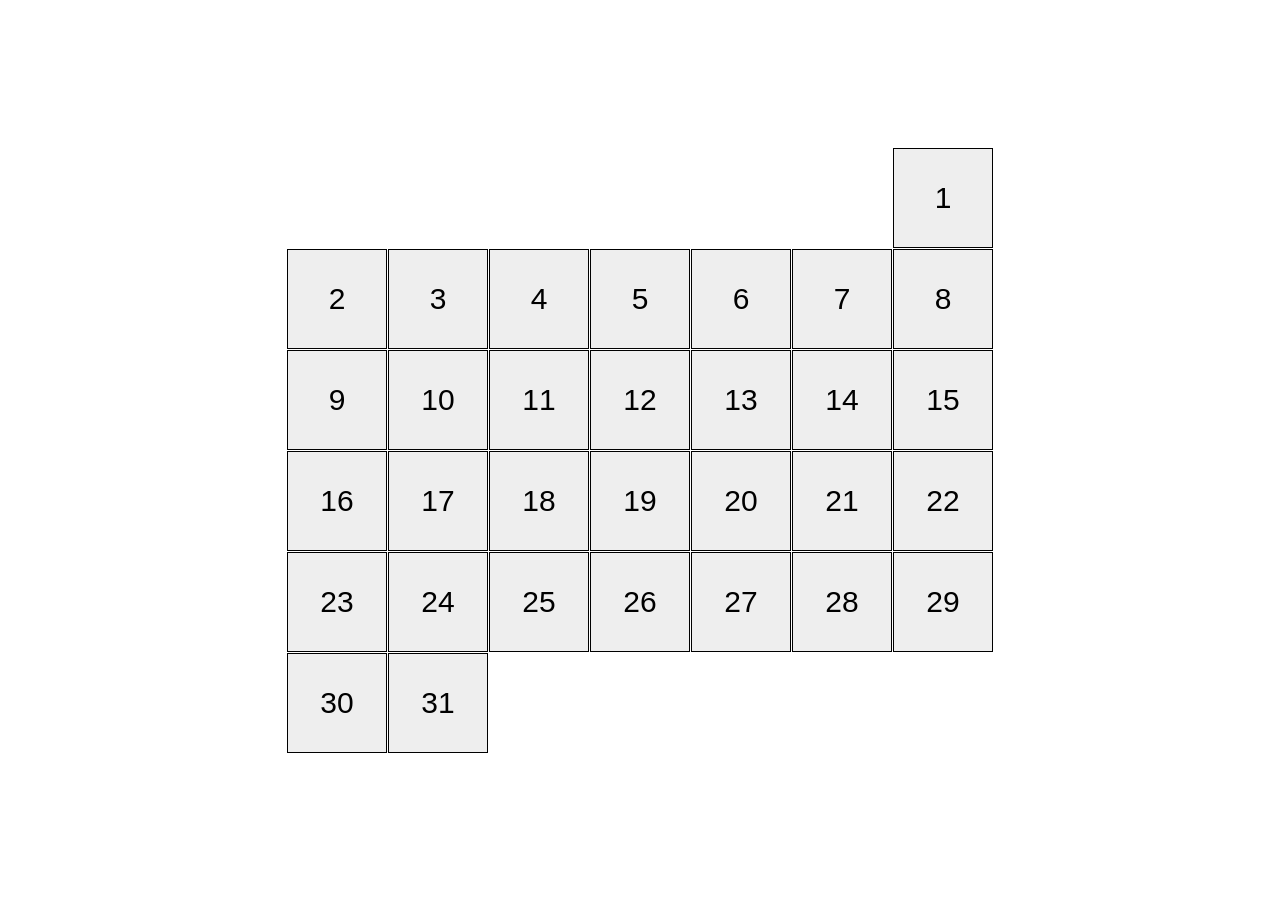
<file: index.html>
<!doctype html><html lang="en"><head><meta charset="utf-8"><meta name="viewport" content="width=device-width, initial-scale=1.0"><title>Calendar</title><link rel="stylesheet" href="index.474eeb01.css"></head><body> <!doctype html> <html lang="en"><head><meta charset="utf-8"><meta name="viewport" content="width=device-width, initial-scale=1.0"><title>Calendar</title><link rel="stylesheet" href="index.474eeb01.css"></head><body> <div class="page-wrapper"> <div class="calendar calendar--month-length-31 calendar--start-day-sun"> <div class="calendar__day"></div> <div class="calendar__day"></div> <div class="calendar__day"></div> <div class="calendar__day"></div> <div class="calendar__day"></div> <div class="calendar__day"></div> <div class="calendar__day"></div> <div class="calendar__day"></div> <div class="calendar__day"></div> <div class="calendar__day"></div> <div class="calendar__day"></div> <div class="calendar__day"></div> <div class="calendar__day"></div> <div class="calendar__day"></div> <div class="calendar__day"></div> <div class="calendar__day"></div> <div class="calendar__day"></div> <div class="calendar__day"></div> <div class="calendar__day"></div> <div class="calendar__day"></div> <div class="calendar__day"></div> <div class="calendar__day"></div> <div class="calendar__day"></div> <div class="calendar__day"></div> <div class="calendar__day"></div> <div class="calendar__day"></div> <div class="calendar__day"></div> <div class="calendar__day"></div> <div class="calendar__day"></div> <div class="calendar__day"></div> <div class="calendar__day"></div> </div> </div> </body></html> </body></html>
</file>
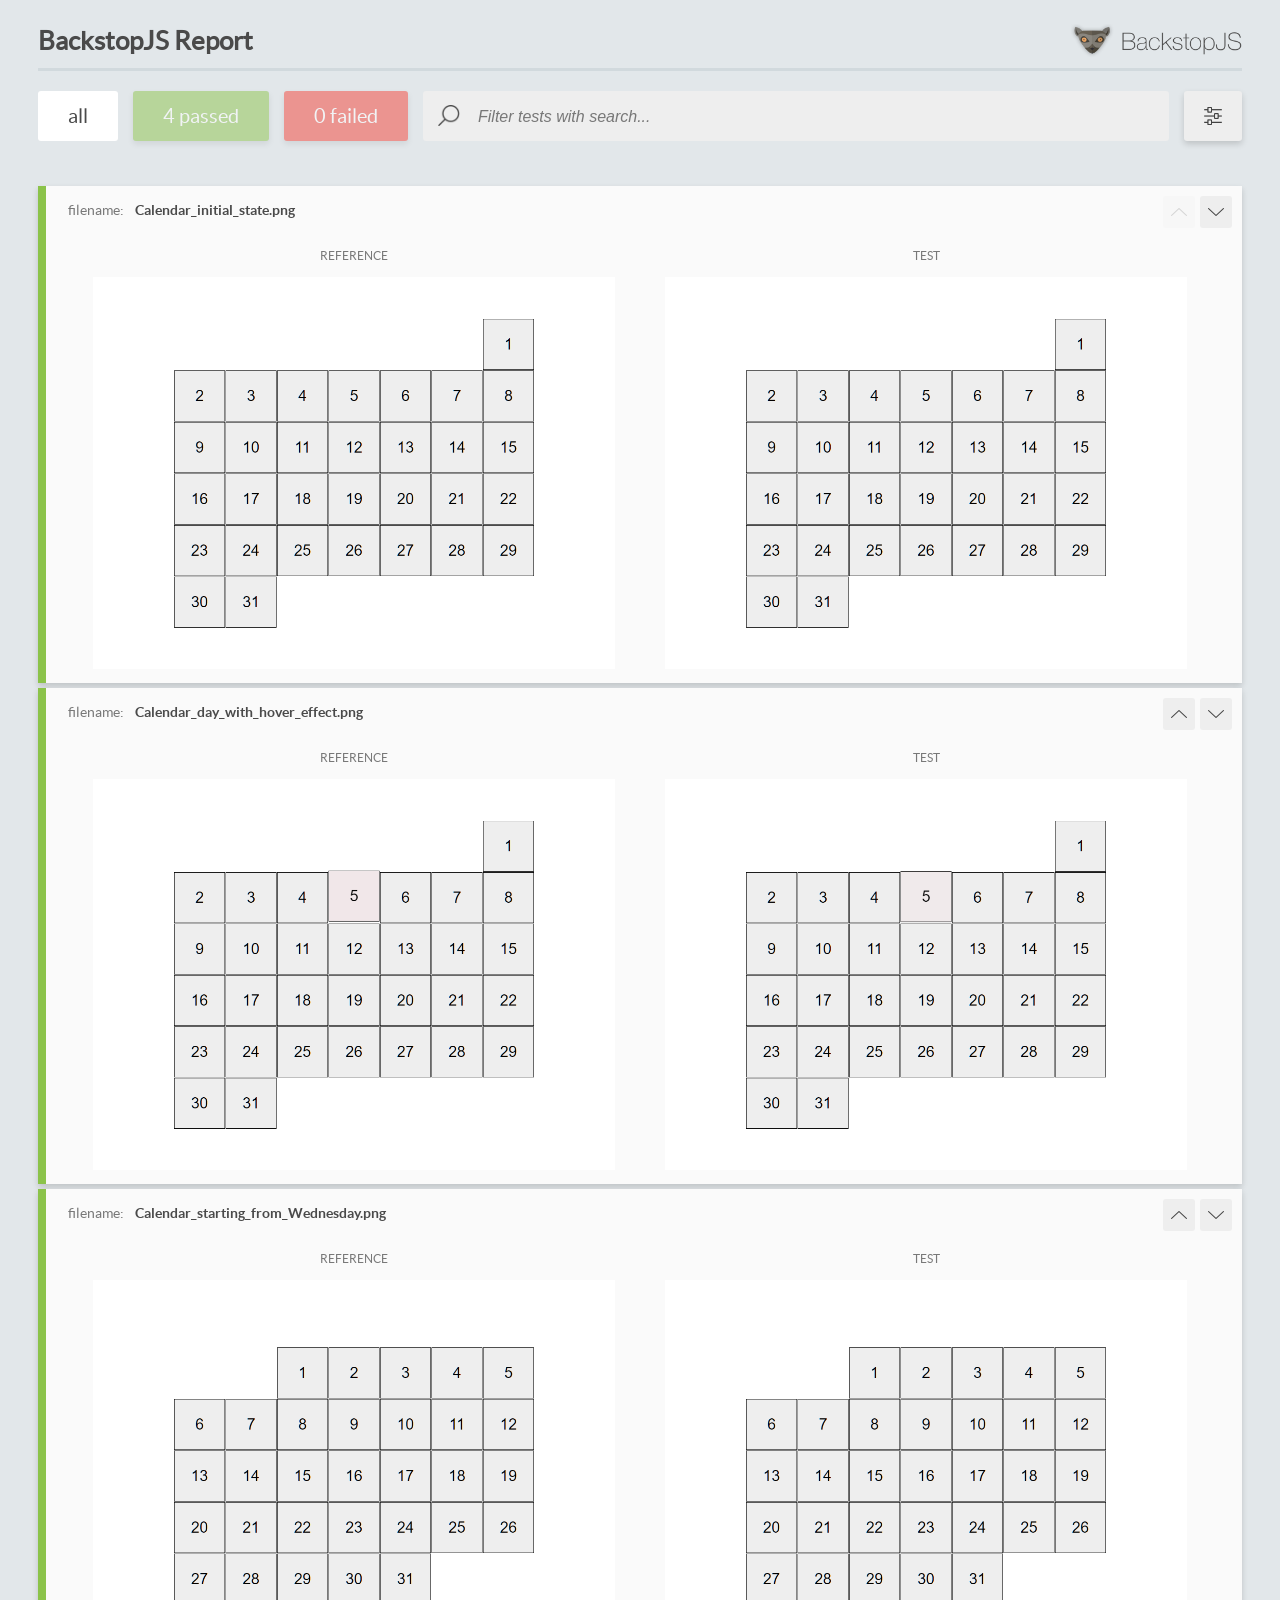
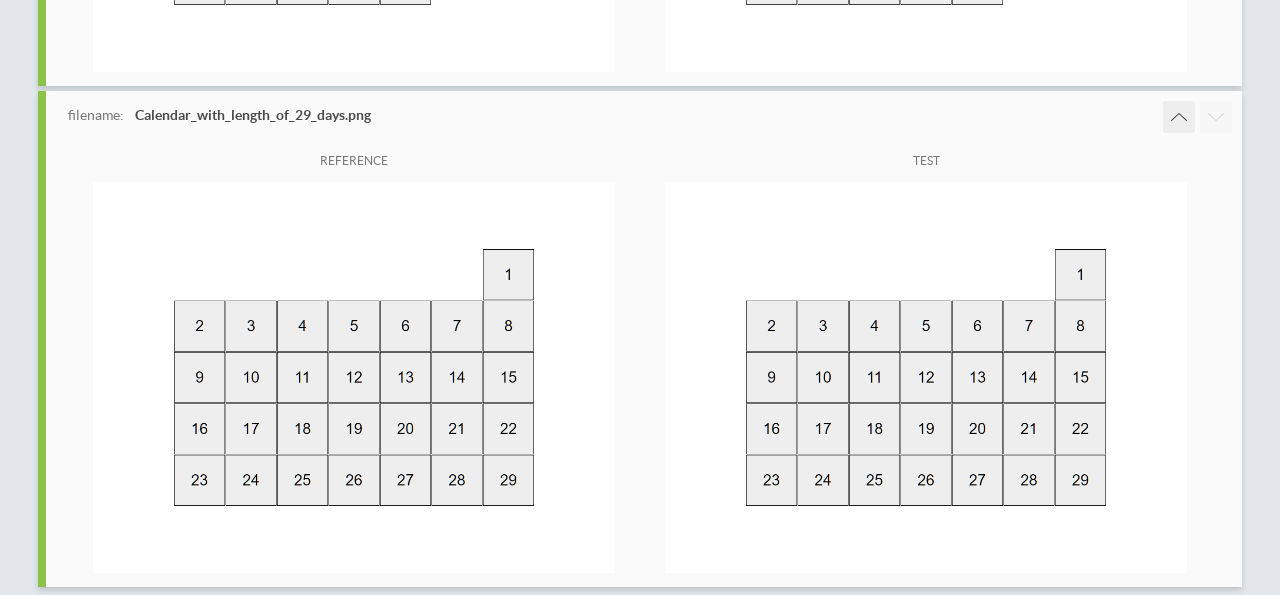
<file: report/html_report/index.html>
<!DOCTYPE html>
<html>
  <head>
    <meta charset="utf-8">
    <!-- Disable Cache -->
    <meta http-equiv="Cache-Control" content="no-cache, no-store, must-revalidate">
    <meta http-equiv="Pragma" content="no-cache">
    <meta http-equiv="Expires" content="0">

    <title>BackstopJS Report</title>

    <style>
      @font-face {
          font-family: 'latoregular';
          src: url('./assets/fonts/lato-regular-webfont.woff2') format('woff2'),
              url('./assets/fonts/lato-regular-webfont.woff') format('woff');
          font-weight: 400;
          font-style: normal;
      }
      @font-face {
          font-family: 'latobold';
          src: url('./assets/fonts/lato-bold-webfont.woff2') format('woff2'),
              url('./assets/fonts/lato-bold-webfont.woff') format('woff');
          font-weight: 700;
          font-style: normal;
      }

      .ReactModal__Body--open {
          overflow: hidden;
      }
      .ReactModal__Body--open .header {
        display: none;
      }

    </style>
  </head>
  <body style="background-color: #E2E7EA">
    <div id="root">

    </div>
    <script>
      function report (report) { // eslint-disable-line no-unused-vars
        window.tests = report;
      }
    </script>
    <script src="config.js"></script>
    <script src="index_bundle.js"></script>
  </body>
</html>
</file>
<file: index.474eeb01.css>
html,body{height:100%;margin:0;padding:0}.page-wrapper{justify-content:center;align-items:center;min-height:100vh;padding:-1px;display:flex}.calendar{flex-wrap:wrap;gap:1px;width:706px;padding:-1px;display:flex}.calendar__day{background-color:#eee;border:1px solid #000;justify-content:center;align-items:center;width:98px;height:98px;transition:transform .5s,background-color .5s;display:flex;position:relative}.calendar__day:hover{cursor:pointer;background-color:#ffbfcb;transform:translateY(-20px)}.calendar__day:first-child:before{content:"1";font-family:Arial,sans-serif;font-size:30px}.calendar__day:nth-child(2):before{content:"2";font-family:Arial,sans-serif;font-size:30px}.calendar__day:nth-child(3):before{content:"3";font-family:Arial,sans-serif;font-size:30px}.calendar__day:nth-child(4):before{content:"4";font-family:Arial,sans-serif;font-size:30px}.calendar__day:nth-child(5):before{content:"5";font-family:Arial,sans-serif;font-size:30px}.calendar__day:nth-child(6):before{content:"6";font-family:Arial,sans-serif;font-size:30px}.calendar__day:nth-child(7):before{content:"7";font-family:Arial,sans-serif;font-size:30px}.calendar__day:nth-child(8):before{content:"8";font-family:Arial,sans-serif;font-size:30px}.calendar__day:nth-child(9):before{content:"9";font-family:Arial,sans-serif;font-size:30px}.calendar__day:nth-child(10):before{content:"10";font-family:Arial,sans-serif;font-size:30px}.calendar__day:nth-child(11):before{content:"11";font-family:Arial,sans-serif;font-size:30px}.calendar__day:nth-child(12):before{content:"12";font-family:Arial,sans-serif;font-size:30px}.calendar__day:nth-child(13):before{content:"13";font-family:Arial,sans-serif;font-size:30px}.calendar__day:nth-child(14):before{content:"14";font-family:Arial,sans-serif;font-size:30px}.calendar__day:nth-child(15):before{content:"15";font-family:Arial,sans-serif;font-size:30px}.calendar__day:nth-child(16):before{content:"16";font-family:Arial,sans-serif;font-size:30px}.calendar__day:nth-child(17):before{content:"17";font-family:Arial,sans-serif;font-size:30px}.calendar__day:nth-child(18):before{content:"18";font-family:Arial,sans-serif;font-size:30px}.calendar__day:nth-child(19):before{content:"19";font-family:Arial,sans-serif;font-size:30px}.calendar__day:nth-child(20):before{content:"20";font-family:Arial,sans-serif;font-size:30px}.calendar__day:nth-child(21):before{content:"21";font-family:Arial,sans-serif;font-size:30px}.calendar__day:nth-child(22):before{content:"22";font-family:Arial,sans-serif;font-size:30px}.calendar__day:nth-child(23):before{content:"23";font-family:Arial,sans-serif;font-size:30px}.calendar__day:nth-child(24):before{content:"24";font-family:Arial,sans-serif;font-size:30px}.calendar__day:nth-child(25):before{content:"25";font-family:Arial,sans-serif;font-size:30px}.calendar__day:nth-child(26):before{content:"26";font-family:Arial,sans-serif;font-size:30px}.calendar__day:nth-child(27):before{content:"27";font-family:Arial,sans-serif;font-size:30px}.calendar__day:nth-child(28):before{content:"28";font-family:Arial,sans-serif;font-size:30px}.calendar__day:nth-child(29):before{content:"29";font-family:Arial,sans-serif;font-size:30px}.calendar__day:nth-child(30):before{content:"30";font-family:Arial,sans-serif;font-size:30px}.calendar__day:nth-child(31):before{content:"31";font-family:Arial,sans-serif;font-size:30px}.calendar--start-day-mon .calendar__day:first-child{margin-left:0}.calendar--start-day-tue .calendar__day:first-child{margin-left:101px}.calendar--start-day-wed .calendar__day:first-child{margin-left:202px}.calendar--start-day-thu .calendar__day:first-child{margin-left:303px}.calendar--start-day-fri .calendar__day:first-child{margin-left:404px}.calendar--start-day-sat .calendar__day:first-child{margin-left:505px}.calendar--start-day-sun .calendar__day:first-child{margin-left:606px}.calendar--month-length-28 .calendar__day:nth-child(29),.calendar--month-length-28 .calendar__day:nth-child(30),.calendar--month-length-28 .calendar__day:nth-child(31),.calendar--month-length-28 .calendar__day:nth-child(32),.calendar--month-length-29 .calendar__day:nth-child(30),.calendar--month-length-29 .calendar__day:nth-child(31),.calendar--month-length-29 .calendar__day:nth-child(32),.calendar--month-length-30 .calendar__day:nth-child(31),.calendar--month-length-30 .calendar__day:nth-child(32),.calendar--month-length-31 .calendar__day:nth-child(32){display:none}
/*# sourceMappingURL=index.474eeb01.css.map */
</file>
